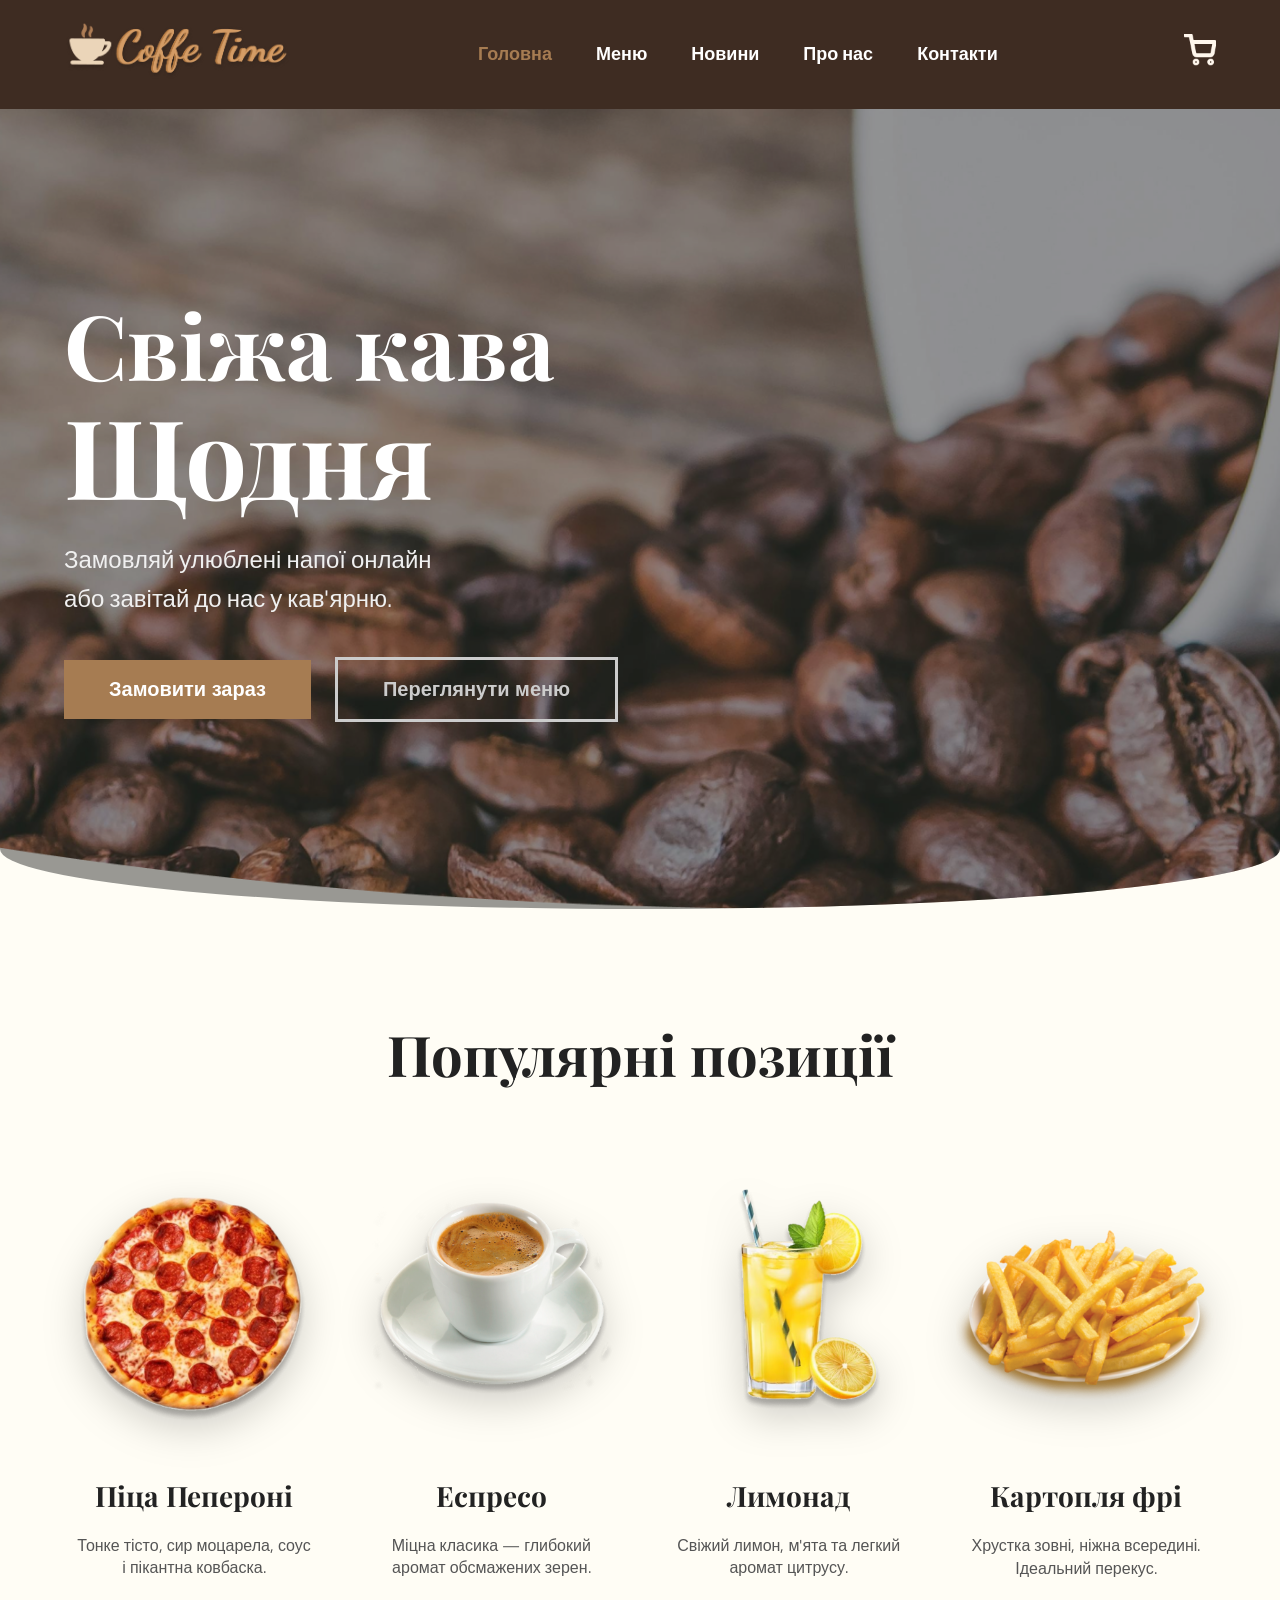
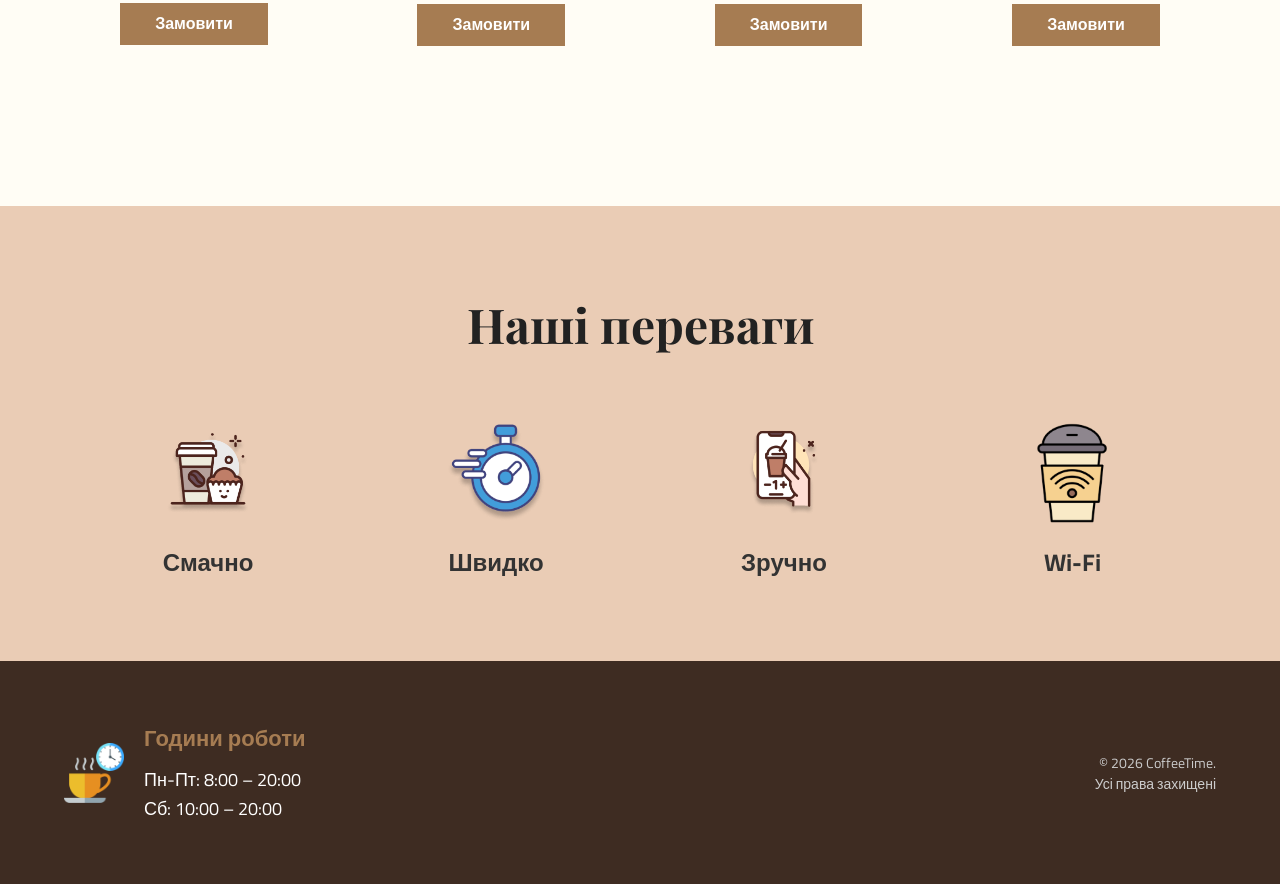
<file: lr2/index.html>
<!DOCTYPE html>
<html lang="uk">
<head>
    <meta charset="UTF-8">
    <meta name="viewport" content="width=device-width, initial-scale=1.0">
    <title>Coffee Time | Головна</title>
    <link href="https://fonts.googleapis.com/css2?family=Playfair+Display:wght@700&family=Titillium+Web:wght@400;600&display=swap" rel="stylesheet">
    <link rel="stylesheet" href="style.css">
</head>
<body>

    <header class="header">
        <div class="container header-content">
            <div class="logo">
                <img src="logo.png" alt="Coffee Time Logo">
            </div>
            <nav class="nav">
                <a href="#" class="active">Головна</a>
                <a href="#">Меню</a>
                <a href="#">Новини</a>
                <a href="#">Про нас</a>
                <a href="#">Контакти</a>
            </nav>
            <div class="cart">
                <a href="#"><img src="cart-icon.png" alt="Кошик"></a>
            </div>
        </div>
    </header>

    <section class="hero">
        <div class="hero-overlay"></div> <div class="container hero-content">
            <h1>Свіжа кава <br> <span>Щодня</span></h1>
            <p>Замовляй улюблені напої онлайн <br> або завітай до нас у кав'ярню.</p>
            <div class="hero-buttons">
                <button class="btn btn-primary">Замовити зараз</button>
                <button class="btn btn-outline">Переглянути меню</button>
            </div>
        </div>
    </section>

    <section class="popular">
        <div class="container">
            <h2>Популярні позиції</h2>
            <div class="products-grid">
                <article class="product-card">
                    <img src="pizza.png" alt="Піца Пепероні">
                    <h3>Піца Пепероні</h3>
                    <p>Тонке тісто, сир моцарела, соус і пікантна ковбаска.</p>
                    <button class="btn-card">Замовити</button>
                </article>
                <article class="product-card">
                    <img src="espresso.png" alt="Еспресо">
                    <h3>Еспресо</h3>
                    <p>Міцна класика — глибокий аромат обсмажених зерен.</p>
                    <button class="btn-card">Замовити</button>
                </article>
                <article class="product-card">
                    <img src="lemonade.png" alt="Лимонад">
                    <h3>Лимонад</h3>
                    <p>Свіжий лимон, м'ята та легкий аромат цитрусу.</p>
                    <button class="btn-card">Замовити</button>
                </article>
                <article class="product-card">
                    <img src="fries.png" alt="Картопля фрі">
                    <h3>Картопля фрі</h3>
                    <p>Хрустка зовні, ніжна всередині. Ідеальний перекус.</p>
                    <button class="btn-card">Замовити</button>
                </article>
            </div>
        </div>
    </section>

    <section class="benefits">
        <div class="container">
            <h2>Наші переваги</h2>
            <div class="benefits-grid">
                <div class="benefit-item">
                    <img src="icon-tasty.png" alt="Смачно">
                    <span>Смачно</span>
                </div>
                <div class="benefit-item">
                    <img src="icon-fast.png" alt="Швидко">
                    <span>Швидко</span>
                </div>
                <div class="benefit-item">
                    <img src="icon-handy.png" alt="Зручно">
                    <span>Зручно</span>
                </div>
                <div class="benefit-item">
                    <img src="icon-wifi.png" alt="Wi-Fi">
                    <span>Wi-Fi</span>
                </div>
            </div>
        </div>
    </section>

    <footer class="footer">
        <div class="container footer-content">
            <div class="work-hours">
                <img src="time-icon.png" alt="Годинник" class="footer-icon">
                <div class="hours-text">
                    <h4>Години роботи</h4>
                    <p>Пн-Пт: 8:00 – 20:00</p>
                    <p>Сб: 10:00 – 20:00</p>
                </div>
            </div>
            <div class="copyright">
                <p>&copy; 2026 CoffeeTime.<br>Усі права захищені</p>
            </div>
        </div>
    </footer>

</body>
</html>
</file>
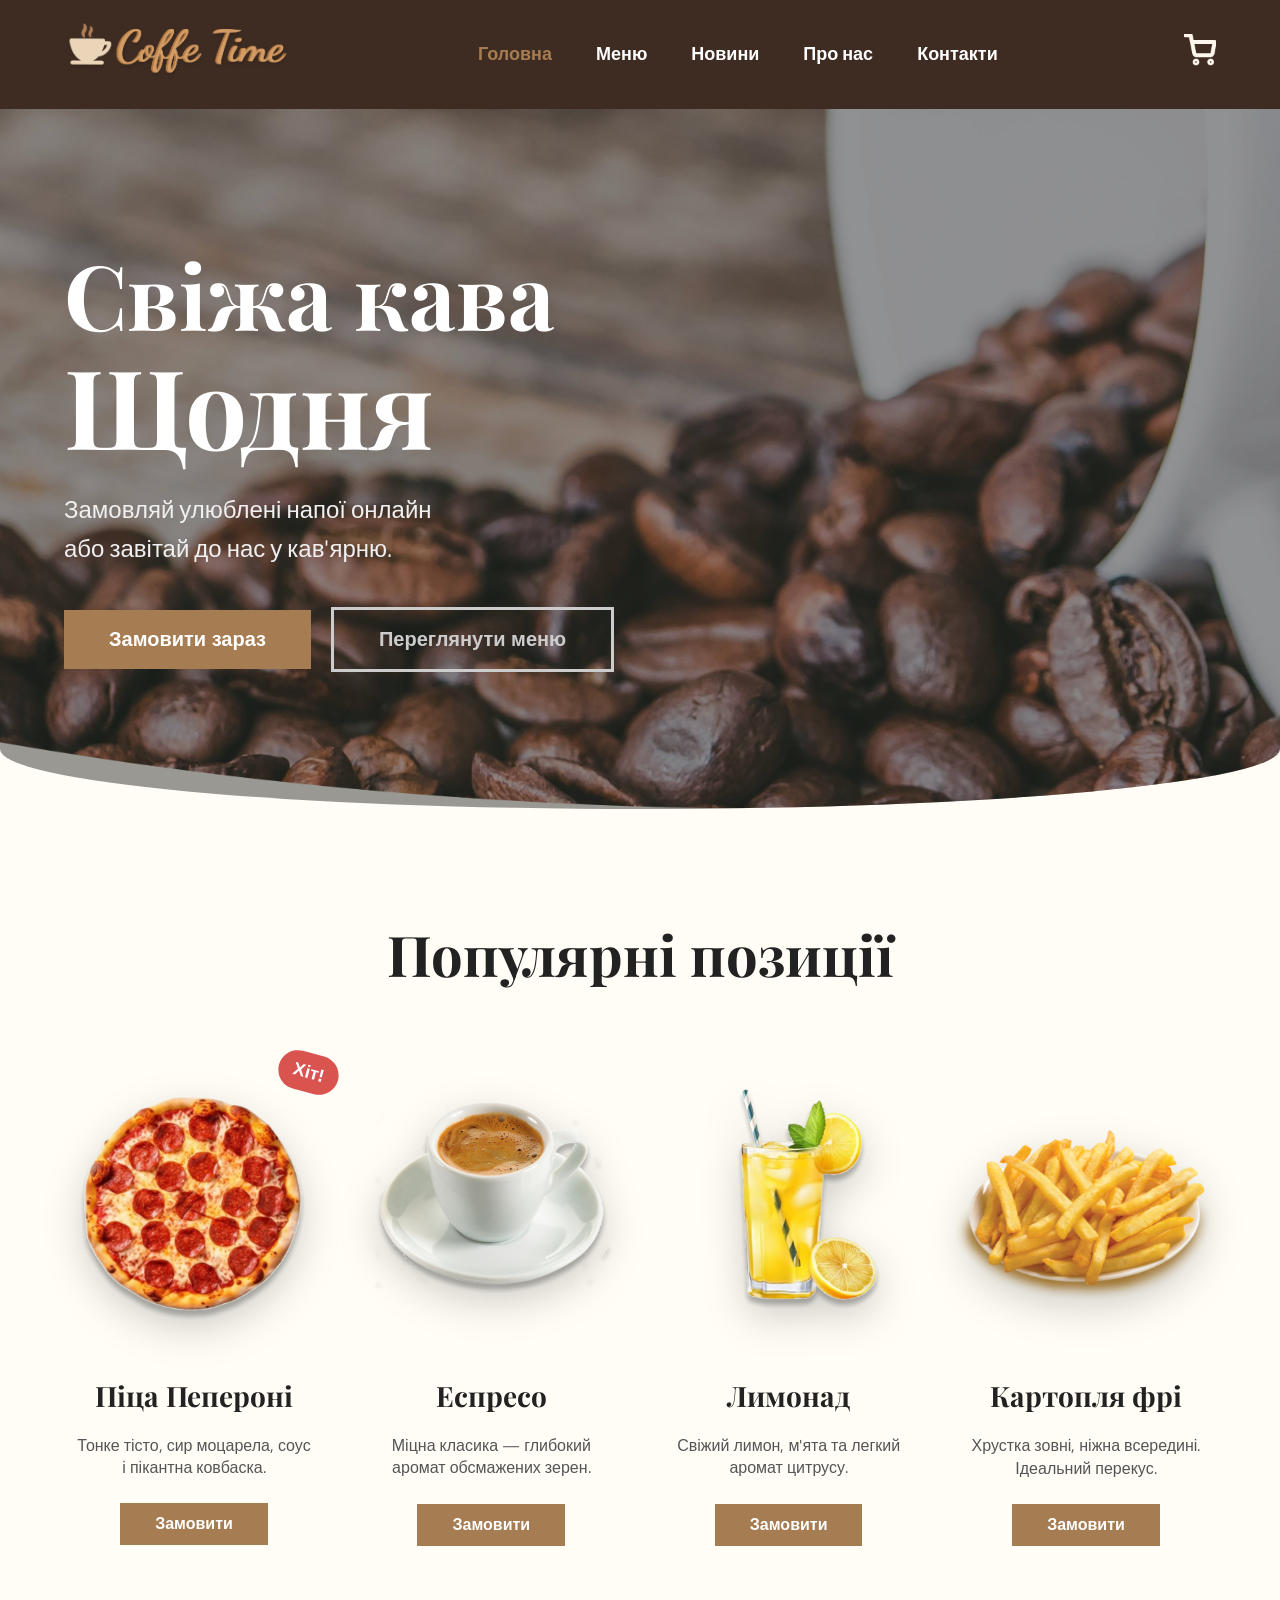
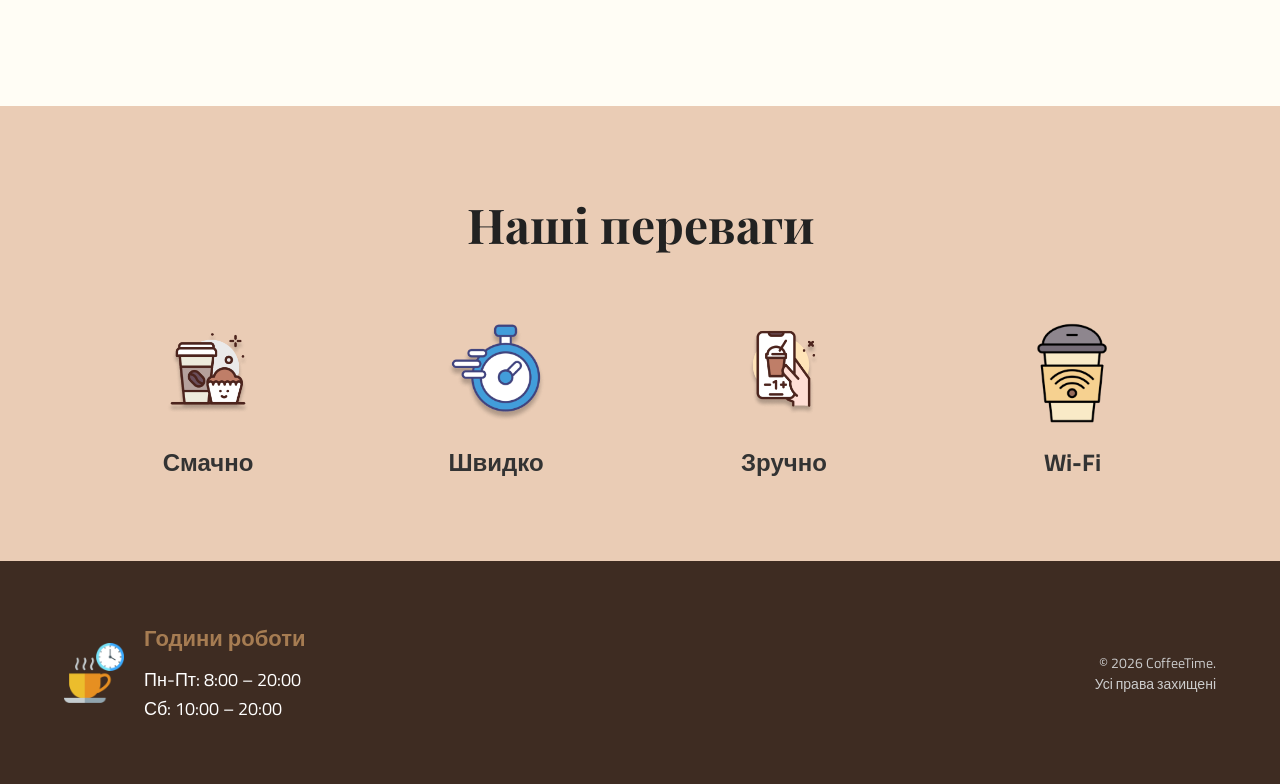
<file: lr3/index.html>
<!DOCTYPE html>
<html lang="uk">
<head>
    <meta charset="UTF-8">
    <meta name="viewport" content="width=device-width, initial-scale=1.0">
    <title>Coffee Time | Головна</title>
    <link href="https://fonts.googleapis.com/css2?family=Playfair+Display:wght@700&family=Titillium+Web:wght@400;600&display=swap" rel="stylesheet">
    <link rel="stylesheet" href="style.css">
</head>
<body>

    <header class="header">
        <div class="container header-content">
            <div class="logo">
                <img src="logo.png" alt="Coffee Time Logo">
            </div>
            <nav class="nav">
                <a href="#" class="active">Головна</a>
                <a href="#">Меню</a>
                <a href="#">Новини</a>
                <a href="#">Про нас</a>
                <a href="#">Контакти</a>
            </nav>
            <div class="cart">
                <a href="#"><img src="cart-icon.png" alt="Кошик"></a>
            </div>
        </div>
    </header>

    <section class="hero">
        <div class="hero-overlay"></div> 
        <div class="container hero-content">
            <h1>Свіжа кава <br> <span>Щодня</span></h1>
            <p>Замовляй улюблені напої онлайн <br> або завітай до нас у кав'ярню.</p>
            <div class="hero-buttons">
                <button class="btn btn-primary">Замовити зараз</button>
                <button class="btn btn-outline">Переглянути меню</button>
            </div>
            
            <div class="slider-controls">
                <div class="slider-arrow prev-arrow">&#9664;</div>
                <div class="slider-arrow next-arrow">&#9654;</div>
                <div class="clear-floats"></div>
            </div>
        </div>
    </section>

    <section class="popular">
        <div class="container">
            <h2>Популярні позиції</h2>
            <div class="products-grid">
                <article class="product-card">
                    <div class="badge-hit">Хіт!</div>
                    <img src="pizza.png" alt="Піца Пепероні">
                    <h3>Піца Пепероні</h3>
                    <p>Тонке тісто, сир моцарела, соус і пікантна ковбаска.</p>
                    <button class="btn-card">Замовити</button>
                </article>
                <article class="product-card">
                    <img src="espresso.png" alt="Еспресо">
                    <h3>Еспресо</h3>
                    <p>Міцна класика — глибокий аромат обсмажених зерен.</p>
                    <button class="btn-card">Замовити</button>
                </article>
                <article class="product-card">
                    <img src="lemonade.png" alt="Лимонад">
                    <h3>Лимонад</h3>
                    <p>Свіжий лимон, м'ята та легкий аромат цитрусу.</p>
                    <button class="btn-card">Замовити</button>
                </article>
                <article class="product-card">
                    <img src="fries.png" alt="Картопля фрі">
                    <h3>Картопля фрі</h3>
                    <p>Хрустка зовні, ніжна всередині. Ідеальний перекус.</p>
                    <button class="btn-card">Замовити</button>
                </article>
            </div>
        </div>
    </section>

    <section class="benefits">
        <div class="container">
            <h2>Наші переваги</h2>
            <div class="benefits-grid">
                <div class="benefit-item">
                    <img src="icon-tasty.png" alt="Смачно">
                    <span>Смачно</span>
                </div>
                <div class="benefit-item">
                    <img src="icon-fast.png" alt="Швидко">
                    <span>Швидко</span>
                </div>
                <div class="benefit-item">
                    <img src="icon-handy.png" alt="Зручно">
                    <span>Зручно</span>
                </div>
                <div class="benefit-item">
                    <img src="icon-wifi.png" alt="Wi-Fi">
                    <span>Wi-Fi</span>
                </div>
            </div>
        </div>
    </section>

    <footer class="footer">
        <div class="container footer-content">
            <div class="work-hours">
                <img src="time-icon.png" alt="Годинник" class="footer-icon">
                <div class="hours-text">
                    <h4>Години роботи</h4>
                    <p>Пн-Пт: 8:00 – 20:00</p>
                    <p>Сб: 10:00 – 20:00</p>
                </div>
            </div>
            <div class="copyright">
                <p>&copy; 2026 CoffeeTime.<br>Усі права захищені</p>
            </div>
        </div>
    </footer>

</body>
</html>
</file>
<file: lr2/style.css>
* {
    box-sizing: border-box;
    margin: 0;
    padding: 0;
}

:root {
    --primary-brown: #3E2C22;
    --accent-gold: #A67C52;
    --bg-cream: #FFFDF5;
    --bg-beige: #EACCB5;
    --text-dark: #222222;
}

body {
    font-family: 'Titillium Web', sans-serif;
    background-color: var(--bg-cream);
    color: var(--text-dark);
    line-height: 1.6;
    font-size: 18px;
}

.container {
    width: 90%;
    max-width: 1400px;
    margin: 0 auto;
}

.header {
    background-color: var(--primary-brown);
    padding: 20px 0;
    position: sticky;
    top: 0;
    z-index: 1000;
}

.header-content {
    display: flex;
    justify-content: space-between;
    align-items: center;
}

.logo img {
    height: 60px;
}

.nav a {
    color: #fff;
    text-decoration: none;
    margin: 0 20px;
    font-size: 18px;
    font-weight: 600;
    transition: color 0.3s;
}

.nav a:hover, 
.nav a.active {
    color: var(--accent-gold);
}

.cart img {
    height: 32px;
}

.hero {
    position: relative;
    height: 800px;
    background-image: url('hero-bg.png'); 
    background-size: cover;
    background-position: center;
    color: #fff;
    display: flex;
    align-items: center;
    border-bottom-left-radius: 50% 60px;
    border-bottom-right-radius: 50% 60px;
    overflow: hidden;
}

.hero-overlay {
    position: absolute;
    top: 0; 
    left: 0; 
    right: 0; 
    bottom: 0;
    background: rgba(0, 0, 0, 0.4);
    z-index: 1;
}

.hero-content {
    position: relative;
    z-index: 2;
    width: 100%;
    padding-left: 5%;
}

.hero h1 {
    font-family: 'Playfair Display', serif;
    font-size: 90px;
    line-height: 1.1;
    margin-bottom: 25px;
}

.hero h1 span {
    font-size: 110px;
    font-weight: 700;
}

.hero p {
    font-size: 24px;
    margin-bottom: 40px;
    color: #f0f0f0;
    max-width: 600px;
}

.btn {
    padding: 18px 45px;
    font-size: 20px;
    font-weight: 700;
    cursor: pointer;
    border: none;
    transition: all 0.3s ease;
    display: inline-block;
}

.btn-primary {
    background-color: var(--accent-gold);
    color: #fff;
    margin-right: 20px;
}

.btn-primary:hover {
    background-color: #8c6640;
}

.btn-outline {
    background-color: transparent;
    border: 3px solid #ccc;
    color: #ccc;
}

.btn-outline:hover {
    border-color: #fff;
    color: #fff;
}

.popular {
    padding: 100px 0;
    text-align: center;
}

.popular h2 {
    font-family: 'Playfair Display', serif;
    font-size: 56px;
    margin-bottom: 70px;
    color: #222;
}

.products-grid {
    display: flex;
    justify-content: space-between;
    flex-wrap: wrap;
    gap: 30px;
}

.product-card {
    background: transparent;
    width: 22%;
    min-width: 260px;
    text-align: center;
}

.product-card img {
    width: 100%;
    max-width: 280px;
    height: auto;
    object-fit: contain;
    margin-bottom: 25px;
    filter: drop-shadow(0 15px 20px rgba(0,0,0,0.2));
    transition: transform 0.3s;
}

.product-card img:hover {
    transform: scale(1.05);
}

.product-card h3 {
    font-family: 'Playfair Display', serif;
    font-size: 28px;
    margin-bottom: 15px;
    font-weight: 700;
}

.product-card p {
    font-size: 16px;
    color: #555;
    margin-bottom: 25px;
    line-height: 1.4;
    padding: 0 10px;
}

.btn-card {
    background-color: var(--accent-gold);
    color: white;
    border: none;
    padding: 12px 35px;
    font-size: 16px;
    cursor: pointer;
    font-weight: 600;
}

.benefits {
    background-color: var(--bg-beige);
    padding: 80px 0;
    margin-top: 60px;
}

.benefits h2 {
    font-family: 'Playfair Display', serif;
    font-size: 48px;
    text-align: center;
    margin-bottom: 60px;
}

.benefits-grid {
    display: flex;
    justify-content: space-around;
    align-items: flex-end;
    text-align: center;
}

.benefit-item img {
    height: 100px;
    display: block;
    margin: 0 auto 20px auto;
}

.benefit-item span {
    font-weight: 700;
    font-size: 24px;
    color: #333;
}

.footer {
    background-color: var(--primary-brown);
    color: #fff;
    padding: 60px 0;
}

.footer-content {
    display: flex;
    justify-content: space-between;
    align-items: center;
}

.work-hours {
    display: flex;
    align-items: center;
    gap: 20px;
}

.footer-icon {
    width: 60px;
}

.hours-text h4 {
    color: var(--accent-gold);
    margin-bottom: 10px;
    font-size: 22px;
}

.hours-text p {
    font-size: 18px;
}

.copyright {
    text-align: right;
    font-size: 14px;
    color: #ccc;
    line-height: 1.5;
}
</file>
<file: lr3/style.css>
* {
    box-sizing: border-box;
    margin: 0;
    padding: 0;
}

:root {
    --primary-brown: #3E2C22;
    --accent-gold: #A67C52;
    --bg-cream: #FFFDF5;
    --bg-beige: #EACCB5;
    --text-dark: #222222;
}

body {
    font-family: 'Titillium Web', sans-serif;
    background-color: var(--bg-cream);
    color: var(--text-dark);
    line-height: 1.6;
    font-size: 18px;
}

.container {
    width: 90%;
    max-width: 1400px;
    margin: 0 auto;
}

.header {
    background-color: var(--primary-brown);
    padding: 20px 0;
    position: sticky;
    top: 0;
    z-index: 1000;
}

.header-content {
    display: flex;
    justify-content: space-between;
    align-items: center;
}

.logo img {
    height: 60px;
}

.nav a {
    color: #fff;
    text-decoration: none;
    margin: 0 20px;
    font-size: 18px;
    font-weight: 600;
    transition: color 0.3s;
}

.nav a:hover, 
.nav a.active {
    color: var(--accent-gold);
}

.cart img {
    height: 32px;
    transition: transform 0.3s ease;
}

.cart img:hover {
    transform: scale(1.15); 
}

.hero {
    position: relative;
    height: 700px;
    background-image: url('hero-bg.png'); 
    background-size: cover;
    background-position: center;
    color: #fff;
    border-bottom-left-radius: 50% 60px;
    border-bottom-right-radius: 50% 60px;
    overflow: hidden;
}

.hero-overlay {
    position: absolute;
    top: 0; 
    left: 0; 
    right: 0; 
    bottom: 0;
    background: rgba(0, 0, 0, 0.4);
    z-index: 1;
}

.hero-content {
    position: relative;
    z-index: 2;
    width: 100%;
    height: 100%;
    padding-left: 5%;
    display: flex;
    flex-direction: column;
    justify-content: center;
    align-items: flex-start;
}

.hero h1 {
    font-family: 'Playfair Display', serif;
    font-size: 90px;
    line-height: 1.1;
    margin-bottom: 25px;
}

.hero h1 span {
    font-size: 110px;
    font-weight: 700;
}

.hero p {
    font-size: 24px;
    margin-bottom: 40px;
    color: #f0f0f0;
    max-width: 600px;
}

.hero-buttons {
    display: flex;
    align-items: center; 
    gap: 20px; 
}

.btn {
    padding: 18px 45px;
    font-size: 20px;
    font-weight: 700;
    cursor: pointer;
    border: none;
    transition: all 0.3s ease;
    display: inline-block;
}

.btn-primary {
    background-color: var(--accent-gold);
    color: #fff;
}

.btn-primary:hover {
    background-color: #8c6640;
}

.btn-outline {
    background-color: transparent;
    border: 3px solid #ccc;
    color: #ccc;
}

.btn-outline:hover {
    border-color: #fff;
    color: #fff;
}

.popular {
    padding: 100px 0;
    text-align: center;
}

.popular h2 {
    font-family: 'Playfair Display', serif;
    font-size: 56px;
    margin-bottom: 70px;
    color: #222;
}

.products-grid {
    display: flex;
    justify-content: space-between;
    flex-wrap: wrap;
    gap: 30px;
}

.product-card {
    background: transparent;
    width: 22%;
    min-width: 260px;
    text-align: center;
}

.product-card img {
    width: 100%;
    max-width: 280px;
    height: auto;
    object-fit: contain;
    margin-bottom: 25px;
    filter: drop-shadow(0 15px 20px rgba(0,0,0,0.2));
    transition: transform 0.3s;
}

.product-card img:hover {
    transform: scale(1.05);
}

.product-card h3 {
    font-family: 'Playfair Display', serif;
    font-size: 28px;
    margin-bottom: 15px;
    font-weight: 700;
}

.product-card p {
    font-size: 16px;
    color: #555;
    margin-bottom: 25px;
    line-height: 1.4;
    padding: 0 10px;
}

.btn-card {
    background-color: var(--accent-gold);
    color: white;
    border: none;
    padding: 12px 35px;
    font-size: 16px;
    cursor: pointer;
    font-weight: 600;
    transition: all 0.3s ease; 
}

.btn-card:hover {
    background-color: #8c6640; 
    transform: translateY(-3px); 
}

.benefits {
    background-color: var(--bg-beige);
    padding: 80px 0;
    margin-top: 60px;
}

.benefits h2 {
    font-family: 'Playfair Display', serif;
    font-size: 48px;
    text-align: center;
    margin-bottom: 60px;
}

.benefits-grid {
    display: flex;
    justify-content: space-around;
    align-items: flex-end;
    text-align: center;
}

.benefit-item img {
    height: 100px;
    display: block;
    margin: 0 auto 20px auto;
}

.benefit-item span {
    font-weight: 700;
    font-size: 24px;
    color: #333;
}

.footer {
    background-color: var(--primary-brown);
    color: #fff;
    padding: 60px 0;
}

.footer-content {
    display: flex;
    justify-content: space-between;
    align-items: center;
}

.work-hours {
    display: flex;
    align-items: center;
    gap: 20px;
}

.footer-icon {
    width: 60px;
}

.hours-text h4 {
    color: var(--accent-gold);
    margin-bottom: 10px;
    font-size: 22px;
}

.hours-text p {
    font-size: 18px;
}

.copyright {
    text-align: right;
    font-size: 14px;
    color: #ccc;
    line-height: 1.5;
}


.product-card {
    position: relative; 
}

.badge-hit {
    position: absolute; 
    top: -15px;
    right: -15px;
    background-color: #d9534f;
    color: white;
    padding: 5px 15px;
    border-radius: 20px;
    font-weight: bold;
    z-index: 5;
    transform: rotate(15deg);
}

.slider-controls {
    position: absolute; 
    bottom: 50px; 
    left: -10%;
    z-index: 10;
}

.slider-arrow {
    float: left; 
    width: 50px;
    height: 50px;
    background-color: rgba(62, 44, 34, 0.6);
    color: white;
    border-radius: 50%;
    display: flex;
    justify-content: center;
    align-items: center;
    margin-right: 15px;
    cursor: pointer;
    transition: all 0.3s ease;
}

.slider-arrow:hover {
    background-color: var(--accent-gold);
}

.clear-floats {
    clear: both; 
}
</file>
